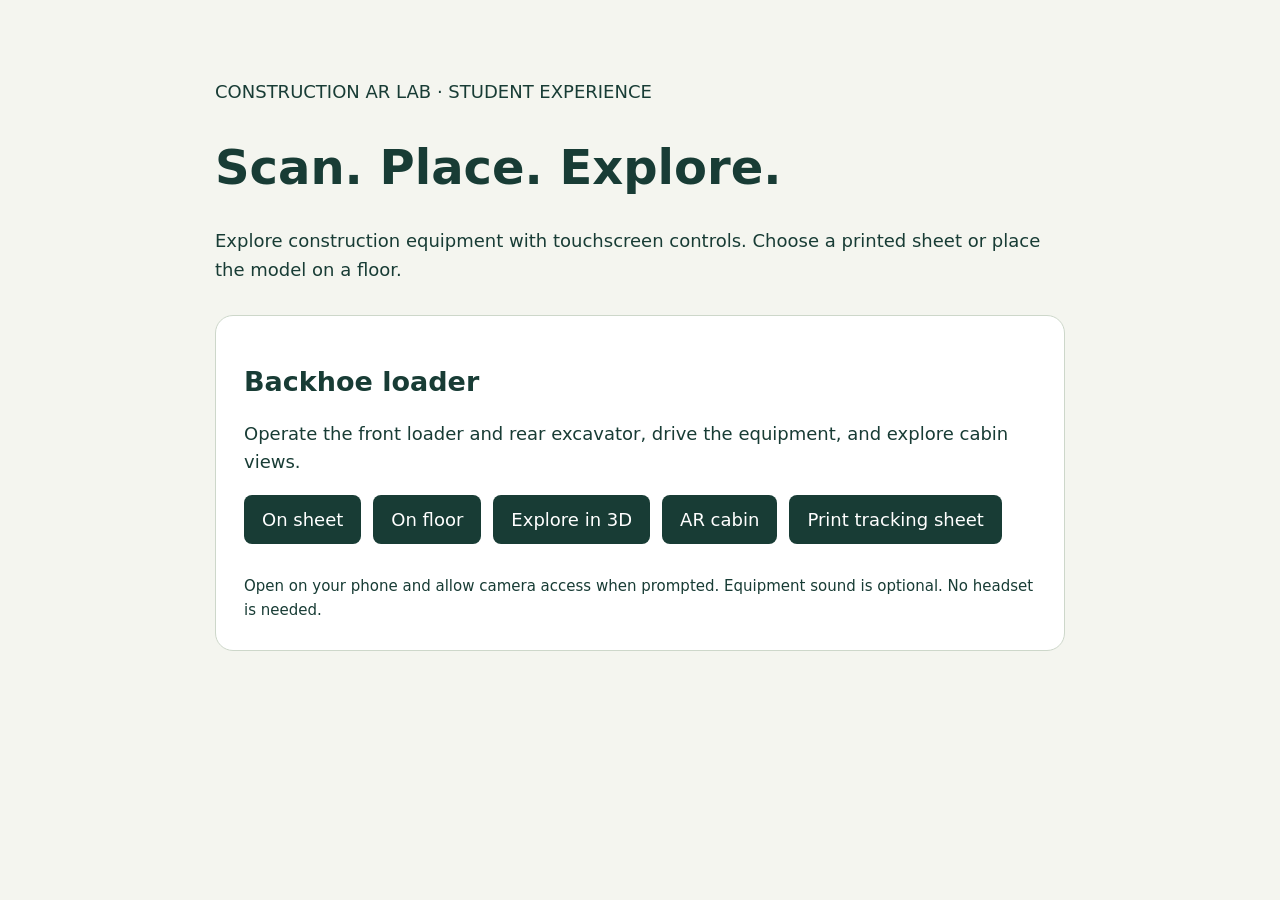
<file: index.html>
<!doctype html><html lang="en"><meta charset="utf-8"><meta name="viewport" content="width=device-width,initial-scale=1"><title>Construction AR Lab</title><style>body{margin:0;background:#f4f5ef;color:#183c35;font:18px system-ui}main{max-width:850px;margin:auto;padding:60px 24px}h1{font-size:48px}p{line-height:1.6}.card{background:white;border:1px solid #cdd7ca;padding:28px;border-radius:18px;margin-top:30px}nav{display:flex;gap:12px;flex-wrap:wrap}a{padding:14px 18px;background:#183c35;color:white;border-radius:8px;text-decoration:none}small{display:block;margin-top:30px;line-height:1.6}</style><main><p>CONSTRUCTION AR LAB · STUDENT EXPERIENCE</p><h1>Scan. Place. Explore.</h1><p>Explore construction equipment with touchscreen controls. Choose a printed sheet or place the model on a floor.</p><section class="card"><h2>Backhoe loader</h2><p>Operate the front loader and rear excavator, drive the equipment, and explore cabin views.</p><nav><a href="/construction-ar-lab/equipment.html?mode=sheet">On sheet</a><a href="/construction-ar-lab/equipment.html?mode=floor">On floor</a><a href="/construction-ar-lab/equipment.html">Explore in 3D</a><a href="/construction-ar-lab/ar-cabin.html">AR cabin</a><a href="/construction-ar-lab/equipment-print.html">Print tracking sheet</a></nav><small>Open on your phone and allow camera access when prompted. Equipment sound is optional. No headset is needed.</small></section></main></html>
</file>
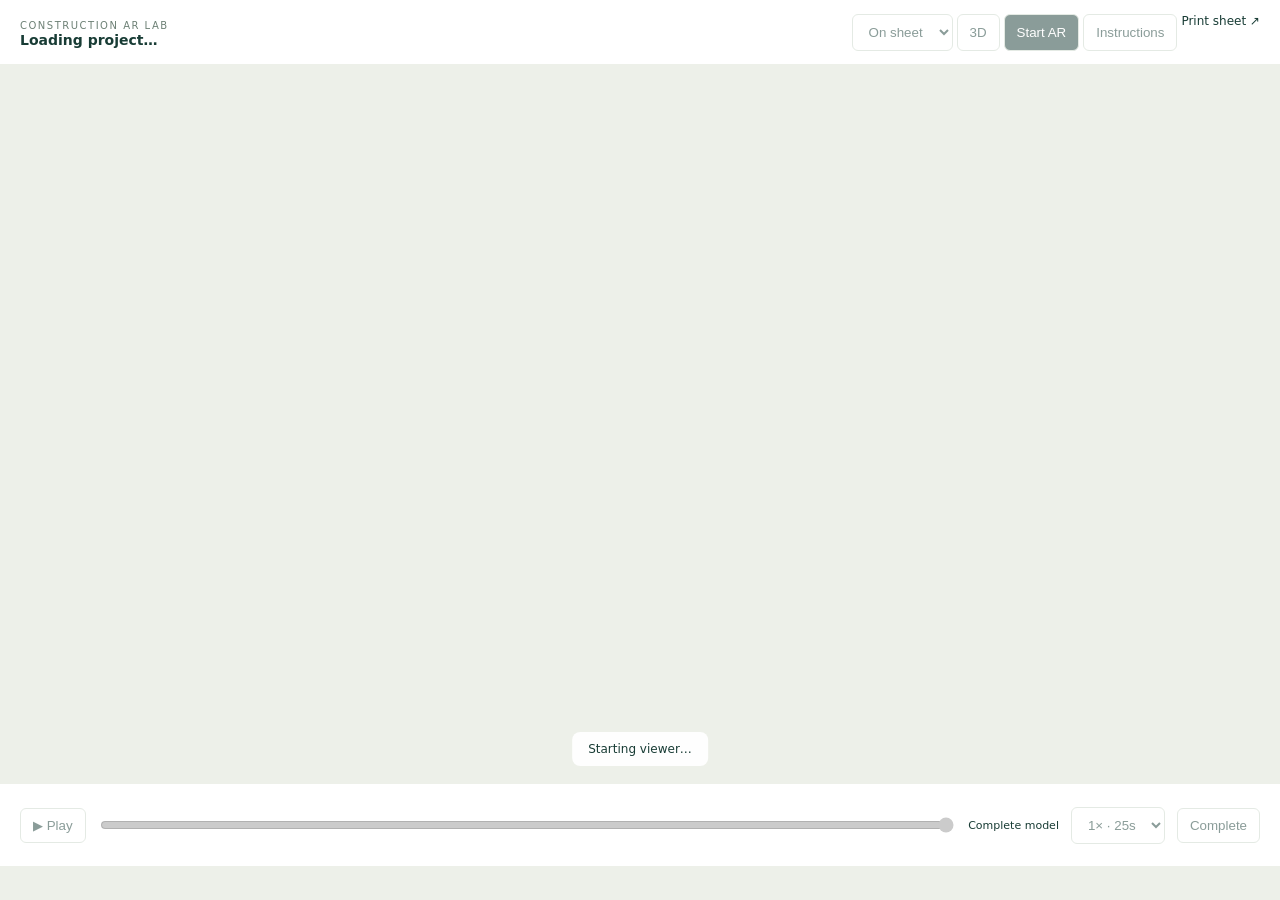
<file: projects/f7afe3b4-f549-4fd5-97bf-c9c6b450debe/index.html>
<!doctype html><meta charset="utf-8"><meta name="viewport" content="width=device-width,initial-scale=1"><title>Structure</title><meta http-equiv="refresh" content="0;url=../../student-runtime/viewer.html?id=f7afe3b4-f549-4fd5-97bf-c9c6b450debe"><a href="../../student-runtime/viewer.html?id=f7afe3b4-f549-4fd5-97bf-c9c6b450debe">Open Structure</a>
</file>
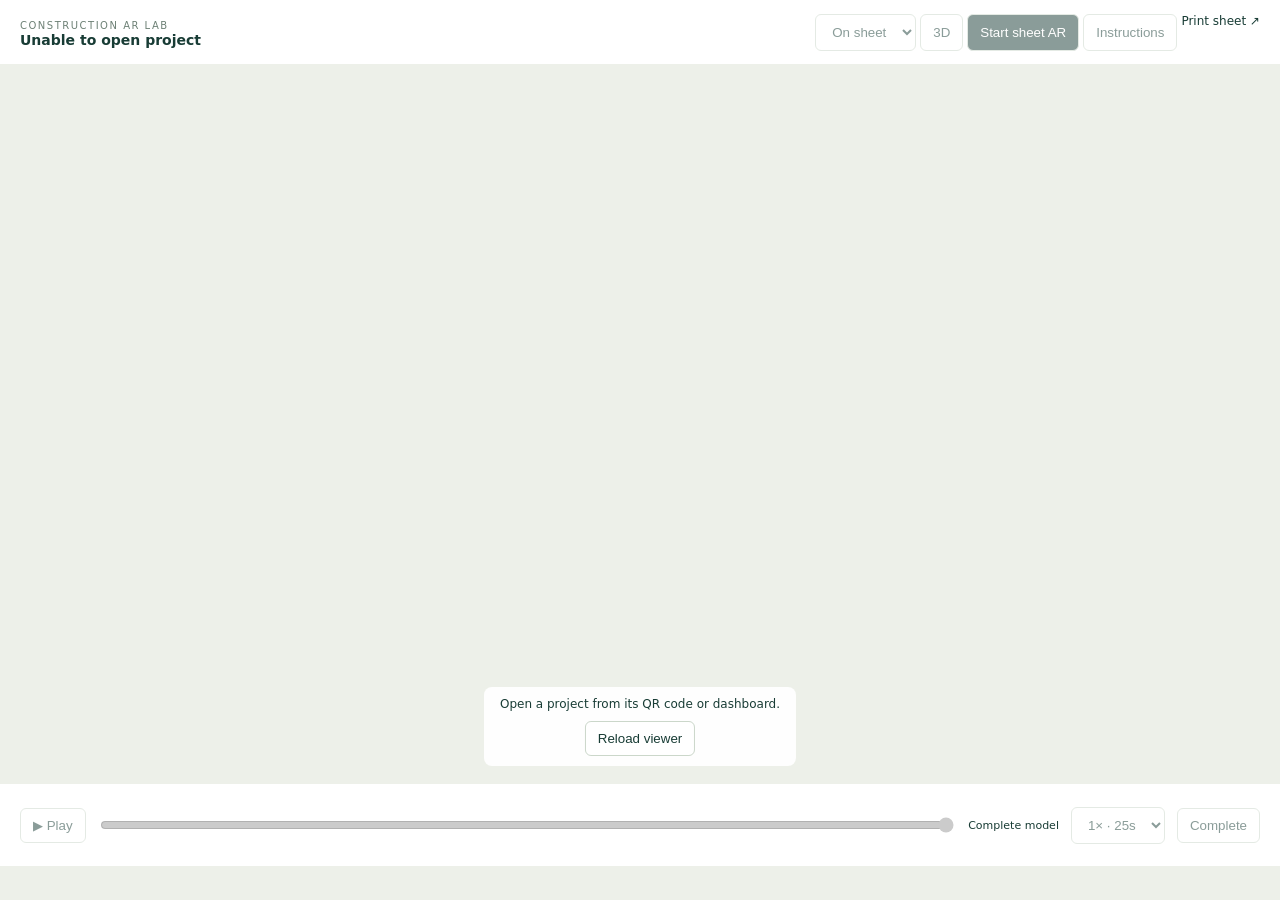
<file: student-runtime/viewer.html>
<!doctype html><html lang="en"><head><meta charset="utf-8"><meta name="viewport" content="width=device-width,initial-scale=1,viewport-fit=cover"><title>Project · Construction AR Lab</title><script type="importmap">{"imports":{"three":"./vendor/three/three.module.js","three/addons/":"./vendor/three/addons/"}}</script><style>*{box-sizing:border-box}body{margin:0;background:#edf0e9;color:#183c35;font:14px system-ui}header{height:64px;padding:12px 20px;background:white;display:flex;align-items:center;justify-content:space-between;gap:10px}header strong{display:block}header small{font-size:10px;letter-spacing:1.5px;color:#6d8075}button,select{border:1px solid #cbd7ca;background:white;color:#183c35;border-radius:6px;padding:9px 12px;cursor:pointer}button:disabled,select:disabled{opacity:.5;cursor:wait}#retry{display:block;margin:10px auto 0}button.active{background:#183c35;color:white}#stage{height:calc(100dvh - 146px);position:relative;min-height:180px}#scene{position:absolute;inset:0}#scene canvas{display:block;width:100%!important;height:100%!important}#message{position:absolute;bottom:18px;left:50%;transform:translateX(-50%);background:#fffffff0;padding:10px 16px;border-radius:8px;font-size:12px;text-align:center;max-width:90%;pointer-events:auto}#scheduleNotice{position:absolute;left:12px;right:12px;top:12px;padding:10px;background:#fff2cf;color:#684b08;font-size:12px;border-radius:6px}#controls{padding:13px 20px;background:white;display:flex;gap:12px;align-items:center;min-height:82px}#controls input{flex:1;min-width:50px;accent-color:#183c35}#task{font-size:11px;max-width:220px}body.edit header{display:none}body.edit #stage{height:calc(100dvh - 62px)}body.edit #controls{min-height:62px;padding:8px}a{color:inherit;font-size:12px}#error{padding:35px;color:#873e31}#loading{padding:30px}#ar{background:#183c35;color:white}@media(max-width:600px){header{padding:9px 12px}header strong{font-size:12px}header button{font-size:11px;padding:8px}#task{max-width:95px;font-size:10px}#controls{padding:10px;gap:7px}#controls button,#controls select{font-size:11px;padding:9px}}[hidden]{display:none!important}#floorTools{position:absolute;right:10px;top:85px;background:#fffffff0;border-radius:8px;padding:10px;width:155px;display:grid;gap:8px;font-size:11px}#floorTools label{display:grid;gap:3px}#floorTools input{width:100%;accent-color:#183c35}header{height:auto;min-height:64px;flex-wrap:wrap}header>div:last-child{display:flex;flex-wrap:wrap;gap:4px}#stage{height:calc(100dvh - 180px)}@media(max-width:600px){header select{font-size:11px;padding:8px}header small{display:none}}  #floorTools{top:12px;width:145px}#floorAdjust summary{cursor:pointer;padding:6px 0;font-weight:600}#floorAdjust label{margin:10px 0}#floorAdjust a{font-size:10px}#play{min-width:56px}#controls{flex-wrap:wrap}#floorTools{top:64px} #audioBar{padding:8px 12px;background:white;display:flex;gap:7px;justify-content:center;border-top:1px solid #dce7de;flex-wrap:wrap}#audioBar button{padding:6px 11px;font-size:11px}#audioBar button[aria-pressed="true"]{background:#183c35;color:white}body:has(#audioBar:not([hidden])) #stage{height:calc(100dvh - 226px)}body.edit:has(#audioBar:not([hidden])) #stage{height:calc(100dvh - 110px)}@media(max-width:600px){body:has(#audioBar:not([hidden])) #stage{height:calc(100dvh - 235px)}body.edit:has(#audioBar:not([hidden])) #stage{height:calc(100dvh - 110px)}} #guideDialog{color:#183c35;background:#fff;border:1px solid #cbd7ca;border-radius:12px;max-width:560px;width:calc(100% - 28px);max-height:85dvh;padding:20px;line-height:1.6}#guideDialog::backdrop{background:#17382a77}.guide-heading{display:flex;align-items:center;gap:16px;justify-content:space-between}.guide-heading h2{font-size:18px;margin:0}#guideDialog ol{padding-left:23px}#guideDialog li{margin:14px 0}#guideDialog p{font-size:12px;color:#52665c}#guideButton{min-height:36px}#scene{touch-action:none}#inspectionTools{position:absolute;top:12px;left:12px;width:185px;max-height:calc(100% - 90px);overflow:auto;padding:10px;background:#fffffff2;border-radius:8px;font-size:11px}#inspectionTools summary{font-size:12px;font-weight:600;cursor:pointer;min-height:28px}#inspectionTools p{line-height:1.45;overflow-wrap:anywhere}#inspectionTools label{display:block;margin:10px 0}#inspectionTools output{float:right}#inspectionTools input{width:100%;min-height:32px;accent-color:#183c35}#inspectionTools button{font-size:11px;min-height:44px;margin:3px 0;width:100%}@media(max-width:400px){#inspectionTools{width:150px}#floorTools{width:130px}}#inspectionTools:not([open]){width:auto}</style></head><body><header><div><small>CONSTRUCTION AR LAB</small><strong id="title">Loading project…</strong></div><div><select id="placement" aria-label="AR placement" disabled><option value="sheet">On sheet</option><option value="floor">On floor</option></select> <button id="preview" disabled>3D</button> <button id="ar" disabled>Start AR</button> <button id="guideButton" type="button" disabled>Instructions</button> <a id="sheetLink" target="_blank">Print sheet ↗</a></div></header><div id="stage"><div id="scene"></div><div id="scheduleNotice" role="status" hidden></div><div id="floorTools" hidden><button id="placeFloor" class="active">Place here</button><button id="reposition" hidden>Reposition</button><details id="floorAdjust"><summary>Adjust model</summary><label>Size <input id="floorScale" type="range" min="0.25" max="8" step="0.05" value="1"></label><label>Rotate <input id="floorRotation" type="range" min="-180" max="180" step="1" value="0"></label><label>Height <input id="floorHeight" type="range" min="-3" max="3" step="0.05" value="0"></label><a href="./vendor/8thwall-world/LICENSE" target="_blank">XR engine license</a></details></div><details id="inspectionTools" hidden><summary>Explore model</summary><p>In AR, drag a component to pull it apart. Drag the orange handle up/down for cutaway.</p><label>Explode <output id="inspectExplodeValue">0%</output><input id="inspectExplode" aria-label="Explode model" type="range" min="0" max="100" value="0"></label><label>Cutaway <output id="inspectCutValue">100%</output><input id="inspectCut" aria-label="Cutaway height" type="range" min="0" max="100" value="100"></label><p id="touchSelection" role="status">Touch a component to select it.</p><button id="resetSelected" disabled>Reset selected</button><button id="resetInspection">Reset inspection</button></details><div id="message" role="status" aria-live="polite">Starting viewer…</div></div><div id="controls"><button id="play" disabled aria-label="Play schedule">▶ Play</button><input id="timeline" disabled type="range" min="0" max="1" step=".01" value="1" aria-label="Schedule timeline"><span id="task">Complete model</span><select id="speed" disabled aria-label="Playback speed"><option value="1">1× · 25s</option><option value="2">2×</option><option value="4">4×</option></select><button id="complete" disabled>Complete</button></div><div id="audioBar" hidden aria-label="Project audio"></div><dialog id="guideDialog" aria-labelledby="guideTitle"><div class="guide-heading"><h2 id="guideTitle">Instructions</h2><button type="button" aria-label="Close instructions">Close</button></div><p>Tap <strong>Guide</strong> in the audio bar to hear your instructor's recording, when available. Close these instructions to explore.</p><ol></ol></dialog><script>
(function () {
  var message = document.getElementById('message');
  var timer;
  function fail(text) {
    clearTimeout(timer);
    document.getElementById('title').textContent = 'Unable to open project';
    document.querySelectorAll('button, input, select').forEach(function (el) { el.disabled = true; });
    message.textContent = text || 'The viewer could not start. Check your connection and reload.';
    var retry = document.createElement('button');
    retry.id = 'retry'; retry.textContent = 'Reload viewer';
    retry.onclick = function () { location.reload(); };
    message.appendChild(retry);
  }
  window.viewerLoading = {
    started: function () { clearTimeout(timer); },
    ready: function () {
      clearTimeout(timer);
      ['preview', 'ar', 'complete', 'placement'].forEach(function (id) { document.getElementById(id).disabled = false; });
    },
    fail: fail
  };
  timer = setTimeout(function () { fail('The viewer is taking too long to start. Check your connection and reload.'); }, 45000);
  import('./viewer.js?v=sheet-layout-1').catch(function (error) {
    console.error('Viewer startup failed:', error);
    fail('The viewer could not start. Check your connection and reload.');
  });
})();
</script></body></html>
</file>
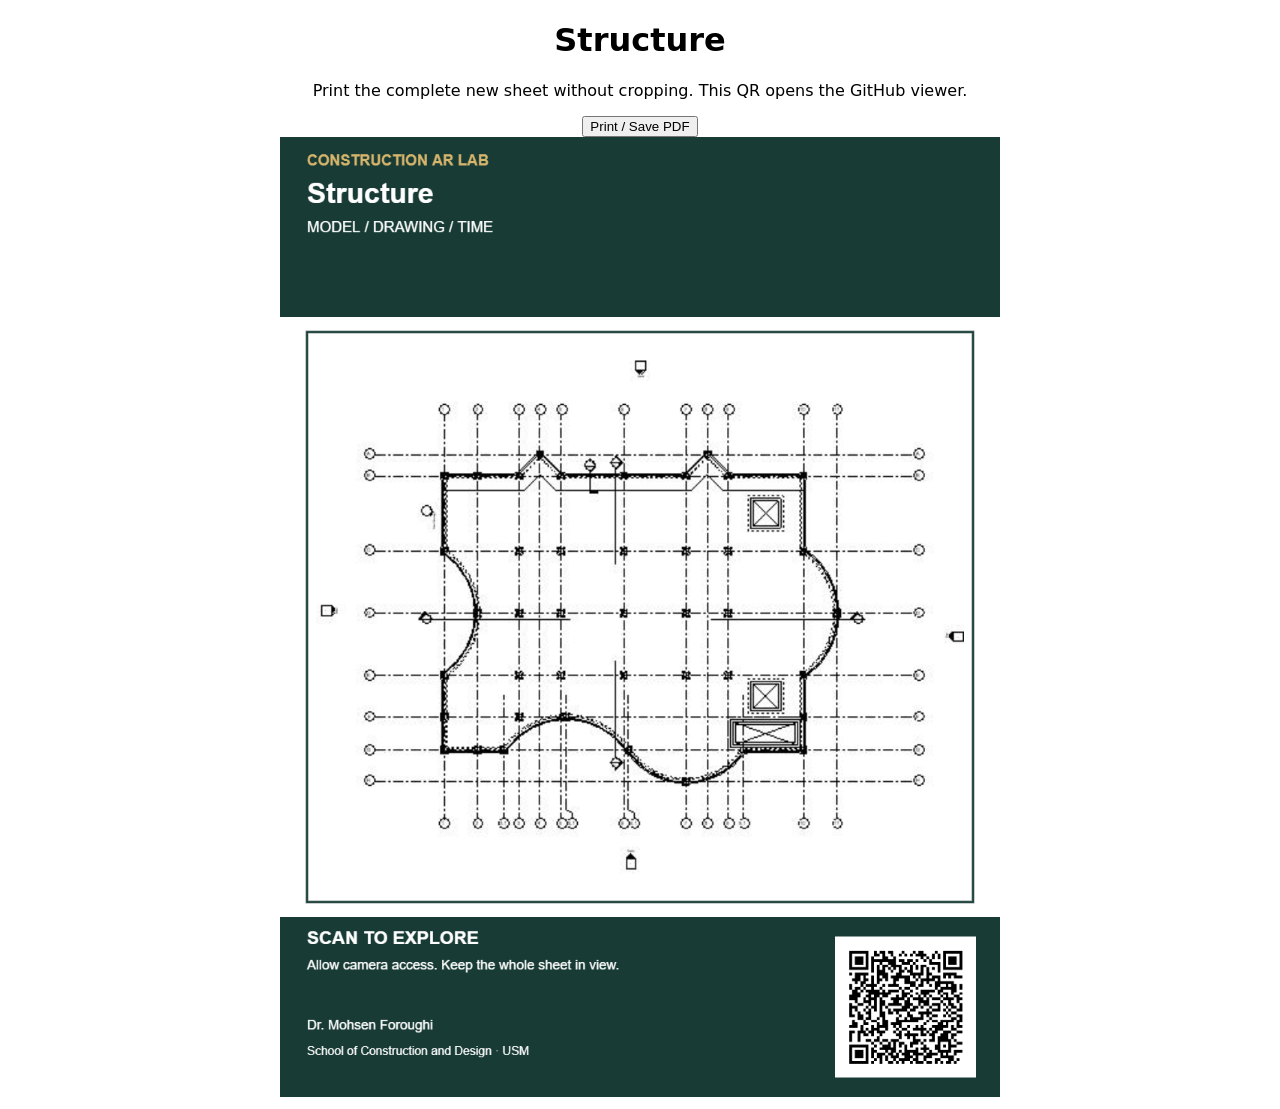
<file: projects/f7afe3b4-f549-4fd5-97bf-c9c6b450debe/print.html>
<!doctype html><meta charset="utf-8"><title>Print Structure</title><style>body{text-align:center;font:16px system-ui}img{width:min(96vw,720px)}@page{size:A4 portrait;margin:10mm}@media print{header{display:none}img{width:100%;max-height:270mm;object-fit:contain}}</style><header><h1>Structure</h1><p>Print the complete new sheet without cropping. This QR opens the GitHub viewer.</p><button onclick="print()">Print / Save PDF</button></header><img src="assets/sheet" alt="AR tracking sheet">
</file>
